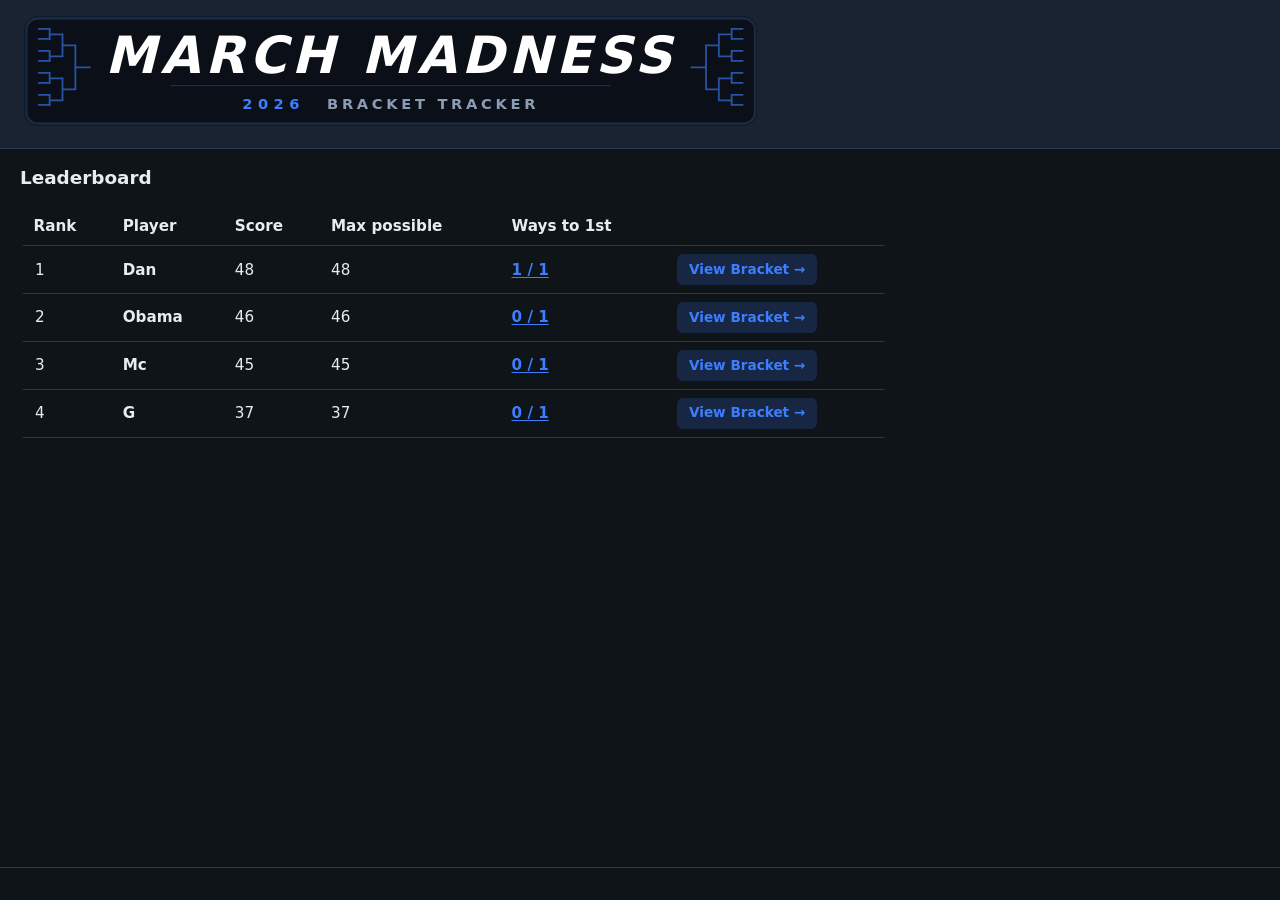
<file: index.html>
<!DOCTYPE html>
<html lang="en">
  <head>
    <meta charset="UTF-8" />
    <meta name="viewport" content="width=device-width, initial-scale=1.0" />
    <title>March Madness 2026 — Bracket Tracker</title>
    <link rel="stylesheet" href="style.css" />
  </head>
  <body>
    <header class="site-header">
      <a href="/" class="logo-link" aria-label="March Madness 2026 — Home">
        <svg class="site-logo" viewBox="0 0 800 120" xmlns="http://www.w3.org/2000/svg" role="img" aria-label="March Madness 2026 Bracket Tracker">
          <rect x="0.5" y="0.5" width="799" height="119" rx="14" fill="none" stroke="#0d1a2d" stroke-width="1"/>
          <rect x="3" y="3" width="794" height="114" rx="12" fill="#0b1018" stroke="#1c2e48" stroke-width="1.5"/>

          <g stroke="#3d7eff" stroke-width="2" fill="none" opacity="0.6" stroke-linecap="round">
            <line x1="16" y1="14" x2="28" y2="14"/><line x1="16" y1="25" x2="28" y2="25"/>
            <line x1="16" y1="38" x2="28" y2="38"/><line x1="16" y1="49" x2="28" y2="49"/>
            <line x1="16" y1="62" x2="28" y2="62"/><line x1="16" y1="73" x2="28" y2="73"/>
            <line x1="16" y1="86" x2="28" y2="86"/><line x1="16" y1="97" x2="28" y2="97"/>
            <path d="M28,14 V25 M28,20 H42"/>
            <path d="M28,38 V49 M28,44 H42"/>
            <path d="M28,62 V73 M28,68 H42"/>
            <path d="M28,86 V97 M28,92 H42"/>
            <path d="M42,20 V44 M42,32 H56"/>
            <path d="M42,68 V92 M42,80 H56"/>
            <path d="M56,32 V80 M56,56 H72"/>
          </g>

          <g stroke="#3d7eff" stroke-width="2" fill="none" opacity="0.6" stroke-linecap="round">
            <line x1="784" y1="14" x2="772" y2="14"/><line x1="784" y1="25" x2="772" y2="25"/>
            <line x1="784" y1="38" x2="772" y2="38"/><line x1="784" y1="49" x2="772" y2="49"/>
            <line x1="784" y1="62" x2="772" y2="62"/><line x1="784" y1="73" x2="772" y2="73"/>
            <line x1="784" y1="86" x2="772" y2="86"/><line x1="784" y1="97" x2="772" y2="97"/>
            <path d="M772,14 V25 M772,20 H758"/>
            <path d="M772,38 V49 M772,44 H758"/>
            <path d="M772,62 V73 M772,68 H758"/>
            <path d="M772,86 V97 M772,92 H758"/>
            <path d="M758,20 V44 M758,32 H744"/>
            <path d="M758,68 V92 M758,80 H744"/>
            <path d="M744,32 V80 M744,56 H728"/>
          </g>

          <text x="400" y="62" text-anchor="middle" font-family="'Segoe UI',system-ui,sans-serif" font-style="italic" font-size="56" font-weight="900" fill="#ffffff" letter-spacing="5">MARCH MADNESS</text>

          <line x1="160" y1="76" x2="640" y2="76" stroke="#3d7eff" stroke-width="1" opacity="0.35"/>
          <text x="400" y="102" text-anchor="middle" font-family="'Segoe UI',system-ui,sans-serif" font-size="16" letter-spacing="3">
            <tspan fill="#3d7eff" font-weight="700" letter-spacing="6">2026</tspan>
            <tspan dx="16" fill="#8b9cb3" font-weight="600" letter-spacing="4">BRACKET TRACKER</tspan>
          </text>
        </svg>
      </a>
    </header>

    <main>
      <section id="view-leaderboard" class="panel">
        <h2>Leaderboard</h2>
        <div id="leaderboard"></div>
        <div id="contested-games"></div>
      </section>

      <section id="bracket-view" class="panel" hidden>
        <div class="bracket-toolbar">
          <a id="back-to-leaderboard" class="back-link" href="#">&larr; Leaderboard</a>
          <h2 id="bracket-title">Bracket</h2>
          <div id="tab-bar" class="tab-bar" role="tablist"></div>
        </div>
        <div id="bracket-main" class="bracket-main"></div>
        <div id="first-four-host"></div>
      </section>
    </main>

    <footer class="site-footer">
    </footer>

    <div id="game-popup-overlay" class="game-popup-overlay" hidden role="dialog" aria-modal="true" aria-labelledby="game-popup-title" aria-hidden="true">
      <div class="game-popup">
        <button type="button" class="game-popup-close" aria-label="Close">&times;</button>
        <div id="game-popup-content"></div>
      </div>
    </div>

    <script src="app.js"></script>
  </body>
</html>
</file>
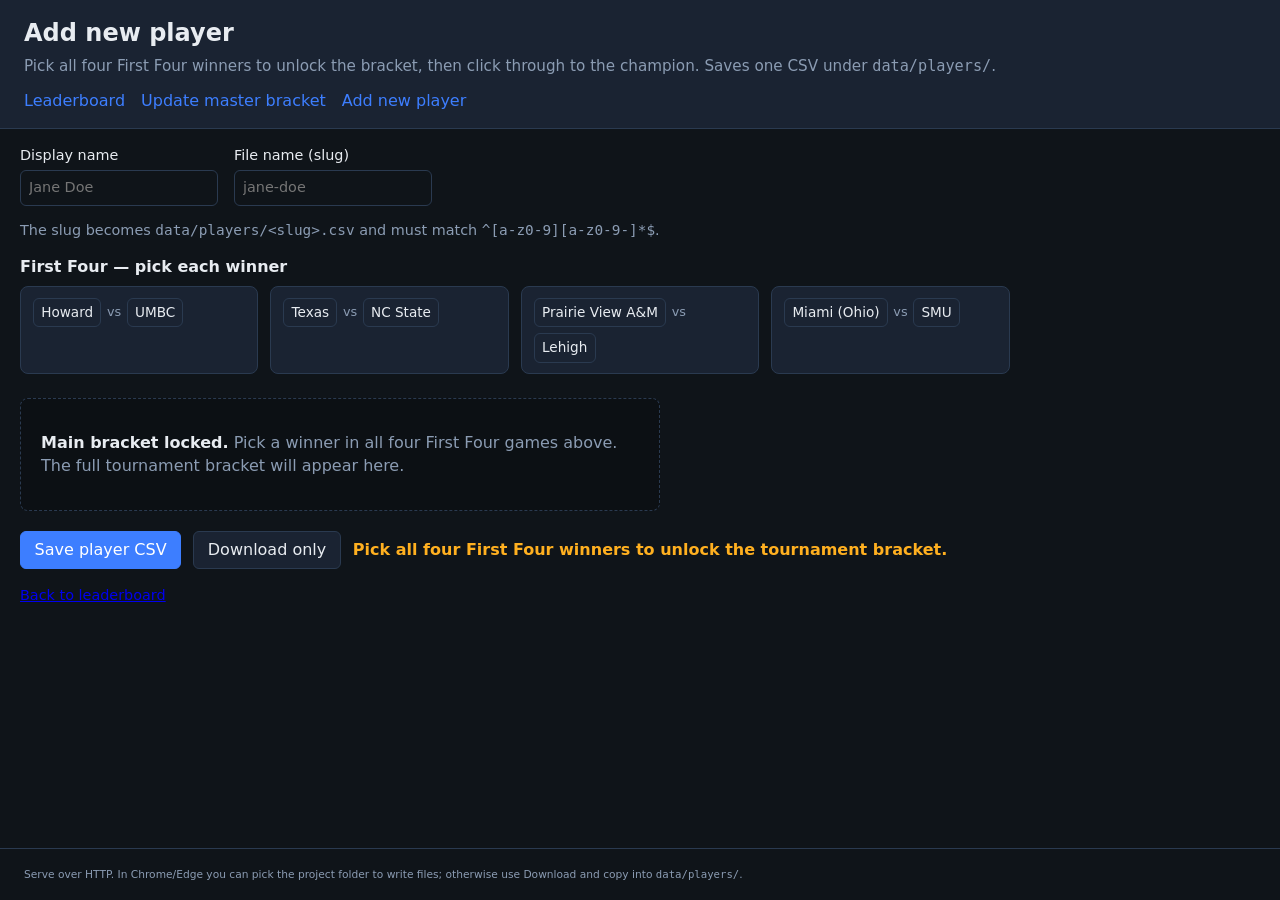
<file: add-player.html>
<!DOCTYPE html>
<html lang="en">
  <head>
    <meta charset="UTF-8" />
    <meta name="viewport" content="width=device-width, initial-scale=1.0" />
    <title>Add new player — March Madness 2026</title>
    <link rel="stylesheet" href="style.css" />
  </head>
  <body>
    <header class="site-header">
      <h1>Add new player</h1>
      <p class="tagline">Pick all four First Four winners to unlock the bracket, then click through to the champion. Saves one CSV under <code>data/players/</code>.</p>
      <nav class="site-nav">
        <a href="index.html">Leaderboard</a>
        <a href="admin.html">Update master bracket</a>
        <a href="add-player.html">Add new player</a>
      </nav>
    </header>

    <main>
      <section class="panel add-player-form">
        <div class="name-row">
          <label>
            Display name
            <input type="text" id="input-name" placeholder="Jane Doe" autocomplete="off" />
          </label>
          <label>
            File name (slug)
            <input type="text" id="input-slug" placeholder="jane-doe" autocomplete="off" pattern="[a-z0-9][a-z0-9-]*" title="Lowercase letters, numbers, hyphens" />
          </label>
        </div>
        <p class="admin-note">The slug becomes <code>data/players/&lt;slug&gt;.csv</code> and must match <code>^[a-z0-9][a-z0-9-]*$</code>.</p>
      </section>

      <div id="first-four-host"></div>
      <section id="bracket-placeholder" class="panel bracket-placeholder" aria-live="polite">
        <p>
          <strong>Main bracket locked.</strong> Pick a winner in all four First Four games above. The full tournament bracket will appear here.
        </p>
      </section>
      <div id="bracket-main" class="bracket-main" hidden></div>

      <div class="admin-bar add-player-actions">
        <button type="button" id="btn-save" class="btn btn-primary" disabled>Save player CSV</button>
        <button type="button" id="btn-download" class="btn" disabled>Download only</button>
        <span id="save-status" class="status-unsaved" aria-live="polite"></span>
      </div>
      <p class="admin-note" id="save-hint"></p>
      <p class="admin-note"><a href="index.html">Back to leaderboard</a></p>
    </main>

    <footer class="site-footer">
      <small>Serve over HTTP. In Chrome/Edge you can pick the project folder to write files; otherwise use Download and copy into <code>data/players/</code>.</small>
    </footer>

    <script src="app.js"></script>
    <script src="add-player.js"></script>
  </body>
</html>
</file>
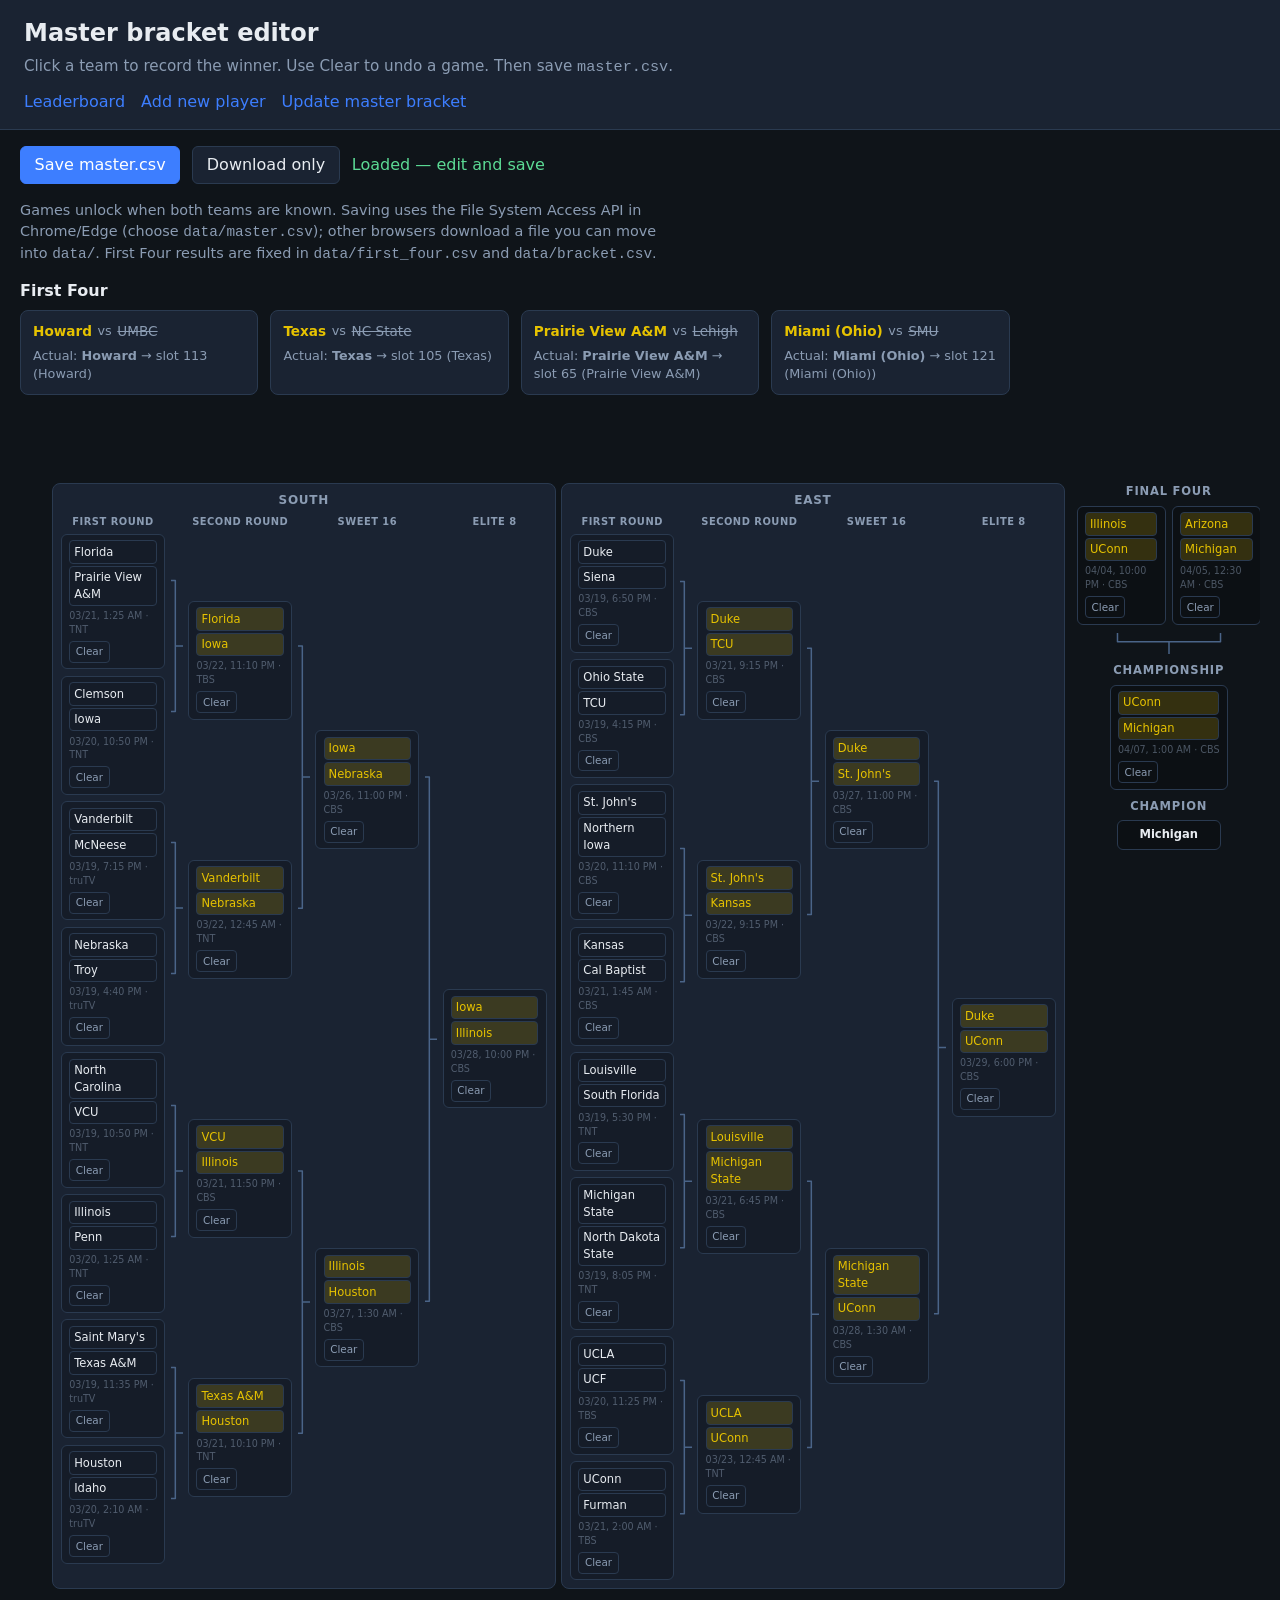
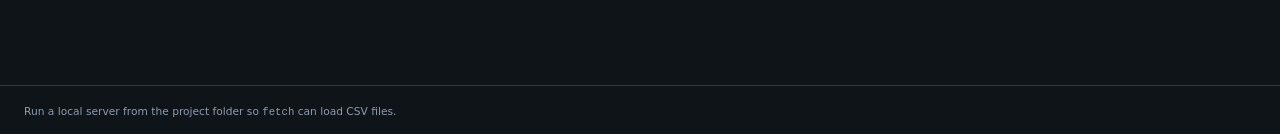
<file: admin.html>
<!DOCTYPE html>
<html lang="en">

<head>
  <meta charset="UTF-8" />
  <meta name="viewport" content="width=device-width, initial-scale=1.0" />
  <title>Update master bracket — March Madness 2026</title>
  <link rel="stylesheet" href="style.css" />
</head>

<body>
  <header class="site-header">
    <h1>Master bracket editor</h1>
    <p class="tagline">Click a team to record the winner. Use Clear to undo a game. Then save <code>master.csv</code>.
    </p>
    <nav class="site-nav">
      <a href="index.html">Leaderboard</a>
      <a href="add-player.html">Add new player</a>
      <a href="admin.html">Update master bracket</a>
    </nav>
  </header>

  <main>
    <div class="admin-bar">
      <button type="button" id="btn-save" class="btn btn-primary">Save master.csv</button>
      <button type="button" id="btn-download" class="btn">Download only</button>
      <span id="save-status" class="status-unsaved" aria-live="polite"></span>
    </div>
    <p class="admin-note">
      Games unlock when both teams are known. Saving uses the File System Access API in Chrome/Edge (choose
      <code>data/master.csv</code>); other browsers download a file you can move into <code>data/</code>.
      First Four results are fixed in <code>data/first_four.csv</code> and <code>data/bracket.csv</code>.
    </p>
    <section id="first-four-host"></section>
    <div id="bracket-main" class="bracket-main"></div>
  </main>

  <footer class="site-footer">
    <small>Run a local server from the project folder so <code>fetch</code> can load CSV files.</small>
  </footer>

  <script src="app.js"></script>
  <script src="admin.js"></script>
</body>

</html>
</file>
<file: style.css>
/* March Madness Bracket Tracker — shared styles */

:root {
  --bg: #0f1419;
  --surface: #1a2332;
  --text: #e8ecf1;
  --muted: #8b9cb3;
  --accent: #3d7eff;
  --correct: #e6c200;
  --correct-bg: rgba(230, 194, 0, 0.18);
  --wrong: #e04545;
  --wrong-bg: rgba(224, 69, 69, 0.12);
  --impossible: #c44;
  --border: #2a3a50;
  --bracket-line: #4a6488;
  --font: "Segoe UI", system-ui, sans-serif;
}

*,
*::before,
*::after {
  box-sizing: border-box;
}

body {
  margin: 0;
  font-family: var(--font);
  background: var(--bg);
  color: var(--text);
  line-height: 1.45;
  min-height: 100vh;
  display: flex;
  flex-direction: column;
}

.site-header {
  padding: 1rem 1.5rem;
  background: var(--surface);
  border-bottom: 1px solid var(--border);
}

.site-header h1 {
  margin: 0 0 0.25rem;
  font-size: 1.5rem;
}

.logo-link {
  display: inline-block;
  text-decoration: none;
}

.site-logo {
  height: 110px;
  width: auto;
  max-width: 100%;
  display: block;
}

@media (max-width: 600px) {
  .site-logo {
    height: auto;
    width: 100%;
  }
}

.tagline {
  margin: 0;
  color: var(--muted);
  font-size: 0.95rem;
}

.site-nav {
  margin-top: 0.75rem;
  display: flex;
  gap: 1rem;
}

.site-nav a {
  color: var(--accent);
  text-decoration: none;
}

.site-nav a:hover {
  text-decoration: underline;
}

main {
  flex: 1;
  padding: 1rem 1.25rem 2rem;
  max-width: 100%;
  min-width: 0;
  /* Avoid overflow-x here: paired with overflow-y it clips scaled hover transforms
     (see .bracket-main for horizontal scroll). */
}

.panel h2 {
  margin-top: 0;
  font-size: 1.15rem;
}

.hint {
  color: var(--muted);
  font-size: 0.9rem;
  margin-bottom: 1rem;
}

/* file:// / fetch failure help */
.serve-help {
  max-width: 40rem;
  padding: 1rem 1.25rem;
  background: rgba(224, 69, 69, 0.12);
  border: 1px solid var(--wrong);
  border-radius: 8px;
  font-size: 0.95rem;
}

.serve-help-title {
  margin-top: 0;
  font-size: 1.1rem;
  color: #ffb4b4;
}

.serve-help code {
  background: rgba(0, 0, 0, 0.35);
  padding: 0.1rem 0.35rem;
  border-radius: 4px;
  font-size: 0.9em;
}

.serve-help-cmd {
  padding: 0.65rem 0.85rem;
  background: #0a0e14;
  border-radius: 6px;
  overflow-x: auto;
  border: 1px solid var(--border);
}

.serve-help-detail {
  font-size: 0.85rem;
  color: #ff9e9e;
}

.serve-help a {
  color: var(--accent);
}

.serve-help-note {
  color: var(--muted);
  font-size: 0.88rem;
}

/* Leaderboard */

.leaderboard {
  width: 100%;
  max-width: 54rem;
  border-collapse: collapse;
  font-size: 0.95rem;
}

.leaderboard th,
.leaderboard td {
  padding: 0.5rem 0.75rem;
  text-align: left;
  border-bottom: 1px solid var(--border);
}

.leaderboard tbody tr {
  cursor: pointer;
  transition: background 0.15s, border-color 0.15s;
  border-left: 3px solid transparent;
}

.leaderboard tbody tr:hover {
  background: rgba(61, 126, 255, 0.15);
  border-left-color: var(--accent);
}

.leaderboard tbody tr:hover .view-bracket-btn {
  background: var(--accent);
  color: #fff;
}

.leaderboard tbody tr:focus {
  outline: 2px solid var(--accent);
  outline-offset: -2px;
}

.view-bracket-btn {
  display: inline-block;
  padding: 0.35rem 0.75rem;
  font-size: 0.85rem;
  font-weight: 600;
  border-radius: 6px;
  background: rgba(61, 126, 255, 0.18);
  color: var(--accent);
  white-space: nowrap;
  transition: background 0.15s, color 0.15s;
}

.leaderboard-empty {
  max-width: 36rem;
  padding: 1rem 0;
  line-height: 1.5;
}

.leaderboard-empty a {
  color: var(--accent);
  font-weight: 600;
}

.player-name {
  font-weight: 600;
}

/* Contested upcoming games */

.contested-section {
  margin-top: 2rem;
  max-width: 42rem;
}

.contested-section h3 {
  font-size: 1.05rem;
  margin: 0 0 0.25rem;
}

.contested-card {
  background: var(--surface);
  border: 1px solid var(--border);
  border-radius: 8px;
  padding: 0.75rem 1rem;
  margin-bottom: 0.75rem;
  transition: border-color 0.2s ease, box-shadow 0.2s ease;
}

.contested-card.contested-card-live {
  border-color: var(--accent);
  animation: live-game-glow 2.2s ease-in-out infinite;
}

.contested-time.contested-time-live {
  color: var(--accent);
  font-weight: 600;
}

.contested-header {
  display: flex;
  align-items: center;
  gap: 0.75rem;
  margin-bottom: 0.5rem;
}

.contested-round {
  font-size: 0.75rem;
  font-weight: 700;
  text-transform: uppercase;
  letter-spacing: 0.05em;
  color: var(--accent);
  white-space: nowrap;
}

.contested-matchup {
  font-weight: 600;
  font-size: 0.95rem;
}

.contested-time {
  font-size: 0.82rem;
  color: var(--muted);
  margin-bottom: 0.5rem;
}

.contested-picks {
  display: flex;
  gap: 1rem;
  flex-wrap: wrap;
}

.contested-pick-group {
  flex: 1;
  min-width: 8rem;
  padding: 0.5rem 0.65rem;
  background: rgba(0, 0, 0, 0.2);
  border-radius: 6px;
  border: 1px solid var(--border);
}

.contested-pick-group.busted {
  opacity: 0.5;
  border-style: dashed;
}

.contested-team-label {
  font-weight: 600;
  font-size: 0.85rem;
  margin-bottom: 0.25rem;
  color: var(--correct);
}

.contested-pick-group.busted .contested-team-label {
  color: var(--muted);
  text-decoration: line-through;
}

.contested-players {
  font-size: 0.85rem;
  color: var(--muted);
}

/* Bracket toolbar */

.bracket-toolbar {
  display: flex;
  flex-wrap: wrap;
  align-items: center;
  gap: 0.75rem 1rem;
  margin-bottom: 1rem;
}

.back-link {
  font-size: 0.9rem;
  color: var(--accent);
  text-decoration: none;
  flex: 0 0 auto;
}

.back-link:hover {
  text-decoration: underline;
}

.bracket-toolbar h2 {
  margin: 0;
  flex: 1 1 auto;
  min-width: 8rem;
}

.btn {
  font: inherit;
  padding: 0.4rem 0.85rem;
  border-radius: 6px;
  border: 1px solid var(--border);
  background: var(--surface);
  color: var(--text);
  cursor: pointer;
}

.btn:hover {
  border-color: var(--accent);
}

.btn-primary {
  background: var(--accent);
  border-color: var(--accent);
  color: #fff;
}

.tab-bar {
  display: flex;
  flex-wrap: wrap;
  gap: 0.35rem;
}

.tab {
  font: inherit;
  font-size: 0.85rem;
  padding: 0.35rem 0.65rem;
  border-radius: 6px;
  border: 1px solid var(--border);
  background: var(--bg);
  color: var(--text);
  cursor: pointer;
}

.tab:hover {
  border-color: var(--accent);
}

.tab.active {
  border-color: var(--accent);
  background: rgba(61, 126, 255, 0.2);
}

/* First Four */

.first-four {
  margin-bottom: 1.5rem;
}

.first-four h2 {
  font-size: 1rem;
  margin-bottom: 0.5rem;
}

.first-four-grid {
  display: grid;
  grid-template-columns: repeat(auto-fill, minmax(220px, 1fr));
  gap: 0.75rem;
}

.ff-game {
  background: var(--surface);
  border: 1px solid var(--border);
  border-radius: 8px;
  padding: 0.65rem 0.75rem;
  font-size: 0.85rem;
}

.ff-teams {
  display: flex;
  align-items: center;
  gap: 0.35rem;
  flex-wrap: wrap;
}

.ff-teams .vs {
  color: var(--muted);
  font-size: 0.8rem;
}

.ff-win {
  color: var(--correct);
  font-weight: 600;
}

.ff-loss {
  color: var(--muted);
  text-decoration: line-through;
}

.ff-to {
  margin-top: 0.35rem;
  color: var(--muted);
  font-size: 0.8rem;
}

.ff-your-pick {
  margin-top: 0.35rem;
  font-size: 0.8rem;
  padding: 0.2rem 0.35rem;
  border-radius: 4px;
}

.ff-pick-correct {
  background: var(--correct-bg);
  color: var(--correct);
  font-weight: 600;
}

.ff-pick-wrong {
  background: var(--wrong-bg);
  color: #ff8a8a;
  text-decoration: line-through;
}

/* Add player — interactive First Four */
.ff-picker-row {
  flex-wrap: wrap;
}

.ff-pick-btn {
  font: inherit;
  font-size: 0.85rem;
  padding: 0.25rem 0.45rem;
  border-radius: 6px;
  border: 1px solid var(--border);
  background: var(--surface);
  color: var(--text);
  cursor: pointer;
  text-align: left;
}

.ff-pick-btn:hover {
  border-color: var(--accent);
}

.ff-pick-btn.ff-picked {
  border-color: var(--correct);
  background: var(--correct-bg);
  color: var(--correct);
  font-weight: 700;
}

.add-player-form .name-row {
  display: flex;
  flex-wrap: wrap;
  gap: 1rem;
  align-items: flex-end;
  margin-bottom: 0.75rem;
}

.add-player-form label {
  display: flex;
  flex-direction: column;
  gap: 0.25rem;
  font-size: 0.9rem;
}

.add-player-form input[type='text'] {
  font: inherit;
  padding: 0.4rem 0.5rem;
  min-width: 12rem;
  border-radius: 6px;
  border: 1px solid var(--border);
  background: var(--bg);
  color: var(--text);
}

.add-player-actions {
  margin-top: 1.25rem;
}

/* Bracket shell */

.bracket-shell {
  display: flex;
  flex-direction: row;
  align-items: flex-start;
  gap: 0.5rem;
  min-width: min-content;
}

.bracket-left,
.bracket-right {
  display: flex;
  flex-direction: row;
  gap: 0.35rem;
}

.bracket-center {
  display: flex;
  flex-direction: column;
  align-items: center;
  gap: 0.5rem;
  min-width: 12rem;
  padding: 0 0.25rem;
}

.region {
  display: flex;
  flex-direction: column;
  gap: 0.35rem;
  background: var(--surface);
  border: 1px solid var(--border);
  border-radius: 8px;
  padding: 0.5rem;
}

.region-title {
  font-size: 0.75rem;
  font-weight: 700;
  text-transform: uppercase;
  letter-spacing: 0.06em;
  color: var(--muted);
  text-align: center;
}

.region-body {
  display: flex;
  flex-direction: row;
  gap: 0.35rem;
}

.region-rtl .region-body {
  flex-direction: row;
}

.round-wrap {
  display: flex;
  flex-direction: column;
  min-height: 0;
  flex: 0 1 auto;
}

.round-label {
  font-size: 0.62rem;
  font-weight: 700;
  text-transform: uppercase;
  letter-spacing: 0.05em;
  color: var(--muted);
  text-align: center;
  padding-bottom: 0.25rem;
  white-space: nowrap;
  transition: transform 0.15s ease, color 0.15s ease;
  position: relative;
}

.round-label:hover {
  transform: scale(1.5);
  z-index: 10;
  color: var(--text);
}

.round-col {
  flex: 1;
  display: flex;
  flex-direction: column;
  justify-content: space-around;
  gap: 0.4rem;
  min-height: 0;
}

/* Lines between rounds (pairwise merge into next column) */
.bracket-gutter {
  display: flex;
  flex-direction: column;
  align-self: stretch;
  flex: 0 0 12px;
  width: 12px;
  min-width: 12px;
  max-width: 12px;
  color: var(--bracket-line);
}

.bracket-gutter__cell {
  flex: 1;
  min-height: 2rem;
  position: relative;
}

.bracket-gutter__svg {
  display: block;
  width: 100%;
  height: 100%;
}

.bracket-gutter--rtl .bracket-gutter__svg {
  transform: scaleX(-1);
}

/* Matchup */

.matchup {
  border: 1px solid var(--border);
  border-radius: 6px;
  padding: 0.35rem 0.45rem;
  font-size: 0.72rem;
  min-width: 6.5rem;
  flex: 0 0 auto;
  align-self: stretch;
  background: rgba(0, 0, 0, 0.2);
  transition: transform 0.15s ease, box-shadow 0.15s ease, border-color 0.15s ease;
  position: relative;
}

/* Bracket view (non-interactive): click opens game detail popup */
.matchup.matchup-detailable {
  cursor: pointer;
}

.matchup:hover {
  transform: scale(2);
  z-index: 10;
  box-shadow: 0 8px 32px rgba(0, 0, 0, 0.6);
  border-color: var(--accent);
  background: var(--surface);
}

.team-line {
  padding: 0.15rem 0.25rem;
  border-radius: 4px;
  border: 1px solid var(--border);
  margin-bottom: 2px;
}

.team-line.is-pick {
  padding: 0.15rem 0.25rem;
}

.pick-correct {
  background: var(--correct-bg);
  color: var(--correct);
}

.team-line.pick-wrong,
.team-line.is-pick.pick-wrong {
  color: var(--text);
  text-decoration: line-through !important;
  text-decoration-color: var(--wrong) !important;
  text-decoration-thickness: 2.0px !important;
  background: transparent;
  opacity: 1;
}

.pick-impossible {
  color: #ff6b6b;
  text-decoration: line-through;
  text-decoration-thickness: 2.0px;
  opacity: 0.95;
}

.pick-pending {
  color: var(--text);
}

.team-out {
  color: var(--text);
  text-decoration: line-through;
  text-decoration-color: var(--wrong);
  text-decoration-thickness: 2.0px;
}

.team-unknown {
  color: var(--muted);
  font-style: italic;
}

.matchup-time {
  margin-top: 0.2rem;
  font-size: 0.6rem;
  color: var(--accent);
  opacity: 0.8;
}

.matchup-time.played {
  color: var(--muted);
  opacity: 0.5;
}

.matchup-time.matchup-time-live {
  color: var(--accent);
  opacity: 1;
  font-weight: 600;
  animation: live-time-shimmer 2.5s ease-in-out infinite;
}

.matchup.matchup-live {
  border-color: rgba(61, 126, 255, 0.85);
  z-index: 2;
  animation: live-game-glow 2.2s ease-in-out infinite;
}

.matchup.matchup-live:hover {
  border-color: var(--accent);
}

@keyframes live-game-glow {
  0%,
  100% {
    box-shadow:
      0 0 6px rgba(61, 126, 255, 0.35),
      0 0 14px rgba(61, 126, 255, 0.2),
      inset 0 0 0 1px rgba(61, 126, 255, 0.15);
  }
  50% {
    box-shadow:
      0 0 14px rgba(100, 180, 255, 0.65),
      0 0 28px rgba(61, 126, 255, 0.45),
      inset 0 0 0 1px rgba(120, 190, 255, 0.35);
  }
}

@keyframes live-time-shimmer {
  0%,
  100% {
    opacity: 1;
    filter: brightness(1);
  }
  50% {
    opacity: 0.92;
    filter: brightness(1.15);
  }
}

@media (prefers-reduced-motion: reduce) {
  .matchup.matchup-live,
  .contested-card.contested-card-live {
    animation: none;
    box-shadow: 0 0 12px rgba(61, 126, 255, 0.45);
  }

  .matchup-time.matchup-time-live {
    animation: none;
  }
}

.matchup-meta {
  margin-top: 0.25rem;
  font-size: 0.65rem;
  color: var(--muted);
}

.team-line.clickable {
  cursor: pointer;
}

.team-line.clickable:hover {
  background: rgba(61, 126, 255, 0.25);
}

.btn-clear {
  margin-top: 0.25rem;
  font: inherit;
  font-size: 0.65rem;
  padding: 0.15rem 0.35rem;
  border-radius: 4px;
  border: 1px solid var(--border);
  background: transparent;
  color: var(--muted);
  cursor: pointer;
}

.btn-clear:hover {
  color: var(--wrong);
  border-color: var(--wrong);
}

/* Center column: Final Four → Championship */
.final-four-center {
  display: flex;
  flex-direction: column;
  align-items: stretch;
  gap: 0.5rem;
  width: 100%;
  max-width: 22rem;
}

.final-four-center .center-round-group {
  display: flex;
  flex-direction: column;
  align-items: center;
  gap: 0.35rem;
}

.final-four-center .center-round-label {
  font-size: 0.72rem;
  font-weight: 700;
  text-transform: uppercase;
  letter-spacing: 0.07em;
  color: var(--muted);
  text-align: center;
  width: 100%;
  white-space: nowrap;
  transition: transform 0.15s ease, color 0.15s ease;
  position: relative;
}

.final-four-center .center-round-label:hover {
  transform: scale(1.5);
  z-index: 10;
  color: var(--text);
}

.final-four-center .ff-row {
  display: flex;
  flex-direction: row;
  justify-content: center;
  gap: 0.35rem;
  flex-wrap: wrap;
  width: 100%;
}

.final-four-center .ff-row.semis,
.final-four-center .ff-row.champ {
  margin-top: 0;
}

/* Two semis side-by-side so merge lines match the connector below */
.final-four-center .ff-row.semis .round-col {
  flex-direction: row;
  flex: 0 1 auto;
  align-items: stretch;
}

.final-four-center .ff-row.semis .matchup {
  flex: 1 1 0;
  min-width: 0;
}

.bracket-join-semis-champ {
  width: min(100%, 14rem);
  height: 1.35rem;
  flex-shrink: 0;
  align-self: center;
  color: var(--bracket-line);
}

.bracket-join-semis-champ__svg {
  display: block;
  width: 100%;
  height: 100%;
}

.champion-box {
  border: 1px solid var(--border);
  border-radius: 6px;
  padding: 0.35rem 0.45rem;
  font-size: 0.72rem;
  min-width: 6.5rem;
  background: rgba(0, 0, 0, 0.2);
  text-align: center;
  color: var(--muted);
  transition: transform 0.15s ease, box-shadow 0.15s ease, border-color 0.15s ease;
  position: relative;
}

.champion-box:hover {
  transform: scale(2);
  z-index: 10;
  box-shadow: 0 8px 32px rgba(0, 0, 0, 0.6);
  border-color: var(--accent);
  background: var(--surface);
}

.champion-box.has-winner {
  color: var(--text);
  font-weight: 600;
}

.bracket-placeholder {
  max-width: 40rem;
  padding: 1rem 1.25rem;
  margin-bottom: 1rem;
  border: 1px dashed var(--border);
  border-radius: 8px;
  background: rgba(0, 0, 0, 0.2);
  color: var(--muted);
}

.bracket-placeholder strong {
  color: var(--text);
}

.bracket-main {
  overflow-x: auto;
  /* Inset so transform: scale(2) on matchups isn’t clipped by this scrollport
     (overflow-x: auto forces overflow-y to scroll, which clips vertically). */
  padding: 4rem 2rem 4rem 2rem;
}

/* Admin */

.admin-bar {
  display: flex;
  flex-wrap: wrap;
  align-items: center;
  gap: 0.75rem;
  margin-bottom: 1rem;
}

.status-unsaved {
  color: #ffb020;
  font-weight: 600;
}

.status-saved {
  color: #5cdb95;
}

.admin-note {
  color: var(--muted);
  font-size: 0.9rem;
  max-width: 40rem;
}

.site-footer {
  padding: 1rem 1.5rem;
  border-top: 1px solid var(--border);
  color: var(--muted);
  font-size: 0.8rem;
}

/* Game detail popup (bracket view) */

.game-popup-overlay {
  position: fixed;
  inset: 0;
  z-index: 100;
  display: flex;
  align-items: center;
  justify-content: center;
  padding: 1rem;
  background: rgba(0, 0, 0, 0.55);
  opacity: 0;
  visibility: hidden;
  transition: opacity 0.2s ease, visibility 0.2s ease;
}

.game-popup-overlay[hidden] {
  display: none !important;
}

.game-popup-overlay.game-popup-overlay--open:not([hidden]) {
  opacity: 1;
  visibility: visible;
}

.game-popup {
  position: relative;
  width: 100%;
  max-width: 28rem;
  max-height: min(85vh, 36rem);
  overflow: auto;
  padding: 1.25rem 1.35rem 1.35rem;
  background: var(--surface);
  border: 1px solid var(--border);
  border-radius: 10px;
  box-shadow: 0 16px 48px rgba(0, 0, 0, 0.55);
  transform: scale(0.97);
  transition: transform 0.2s ease;
}

.game-popup-overlay--open .game-popup {
  transform: scale(1);
}

.game-popup-close {
  position: absolute;
  top: 0.5rem;
  right: 0.5rem;
  font: inherit;
  font-size: 1.5rem;
  line-height: 1;
  padding: 0.2rem 0.45rem;
  border: none;
  border-radius: 6px;
  background: transparent;
  color: var(--muted);
  cursor: pointer;
}

.game-popup-close:hover {
  color: var(--text);
  background: rgba(0, 0, 0, 0.25);
}

.game-popup-header {
  margin-bottom: 0.75rem;
  padding-right: 2rem;
}

.game-popup-title {
  margin: 0 0 0.25rem;
  font-size: 1.05rem;
  color: var(--text);
}

.game-popup-sub {
  margin: 0;
  font-size: 0.85rem;
  color: var(--muted);
}

.game-popup-pos {
  font-size: 0.78rem;
  color: var(--accent);
  font-weight: 600;
  letter-spacing: 0.04em;
  text-transform: uppercase;
  margin-bottom: 0.35rem;
}

.game-popup-matchup {
  display: flex;
  align-items: center;
  justify-content: center;
  gap: 0.65rem;
  flex-wrap: wrap;
  padding: 0.75rem 0.5rem;
  margin-bottom: 1rem;
  background: rgba(0, 0, 0, 0.2);
  border-radius: 8px;
  border: 1px solid var(--border);
}

.game-popup-team {
  font-weight: 700;
  font-size: 1rem;
  text-align: center;
}

.game-popup-vs {
  color: var(--muted);
  font-size: 0.85rem;
  font-weight: 600;
}

.game-popup-result {
  width: 100%;
  text-align: center;
  margin-top: 0.5rem;
  font-size: 0.88rem;
  color: var(--muted);
}

.game-popup-result strong {
  color: var(--correct);
}

.game-popup-picks-title {
  margin: 0 0 0.5rem;
  font-size: 0.82rem;
  font-weight: 700;
  text-transform: uppercase;
  letter-spacing: 0.06em;
  color: var(--muted);
}

.game-popup-table {
  width: 100%;
  border-collapse: collapse;
  font-size: 0.88rem;
}

.game-popup-table th,
.game-popup-table td {
  padding: 0.45rem 0.5rem;
  text-align: left;
  border-bottom: 1px solid var(--border);
  vertical-align: top;
}

.game-popup-table th {
  color: var(--muted);
  font-weight: 600;
  font-size: 0.78rem;
  text-transform: uppercase;
  letter-spacing: 0.04em;
}

.game-popup-table tbody tr:last-child td {
  border-bottom: none;
}

.game-popup-status {
  display: inline-block;
  padding: 0.12rem 0.4rem;
  border-radius: 4px;
  font-size: 0.78rem;
  font-weight: 600;
}

.game-popup-status--correct {
  background: var(--correct-bg);
  color: var(--correct);
}

.game-popup-status--wrong {
  background: var(--wrong-bg);
  color: #ff8a8a;
}

.game-popup-status--impossible {
  color: #ff6b6b;
  font-weight: 600;
}

.game-popup-status--pending {
  color: var(--text);
}

.game-popup-status--empty {
  color: var(--muted);
  font-style: italic;
}

.game-popup-status--actual {
  color: var(--accent);
  font-weight: 600;
}

/* Ways to 1st column */

.ways-to-first-cell {
  white-space: nowrap;
}

.ways-to-first-link {
  color: var(--accent);
  text-decoration: underline;
  text-underline-offset: 2px;
  cursor: pointer;
  font-weight: 600;
  transition: opacity 0.15s;
}

.ways-to-first-link:hover {
  opacity: 0.8;
}

.ways-to-first-zero {
  color: var(--accent);
  text-decoration: underline;
  text-underline-offset: 2px;
  cursor: pointer;
  font-weight: 600;
  transition: opacity 0.15s;
}

.ways-to-first-zero:hover {
  opacity: 0.8;
}

/* Scenario popup */

.scenario-sample-note {
  margin: 0 0 0.75rem;
  font-size: 0.82rem;
  color: var(--muted);
}

.scenario-scroll {
  max-height: min(55vh, 26rem);
  overflow-y: auto;
  display: flex;
  flex-direction: column;
  gap: 0.65rem;
  padding-right: 0.25rem;
}

.scenario-card {
  border: 1px solid var(--border);
  border-radius: 8px;
  padding: 0.6rem 0.75rem;
  background: rgba(255, 255, 255, 0.03);
}

.scenario-card-header {
  display: flex;
  flex-wrap: wrap;
  justify-content: space-between;
  align-items: baseline;
  gap: 0.15rem 0.75rem;
  margin-bottom: 0.4rem;
}

.scenario-card-label {
  font-weight: 700;
  font-size: 0.82rem;
  color: var(--text);
}

.scenario-card-scores {
  font-size: 0.78rem;
  color: var(--muted);
}

.scenario-score-self {
  font-weight: 700;
  color: var(--accent);
}

.scenario-score-other {
  font-weight: 400;
}

.scenario-outcomes {
  display: flex;
  flex-direction: column;
  gap: 0.2rem;
}

.scenario-outcome-item {
  display: flex;
  gap: 0.6rem;
  font-size: 0.82rem;
  line-height: 1.4;
  align-items: baseline;
}

.scenario-outcome-round {
  flex-shrink: 0;
  width: 6.5rem;
  color: var(--muted);
  font-size: 0.78rem;
}

.scenario-outcome-matchup {
  color: var(--text);
}

.scenario-outcome-matchup strong {
  color: var(--correct, #4caf50);
}

@media (max-width: 1100px) {
  .bracket-shell {
    flex-direction: column;
  }

  .bracket-left,
  .bracket-right {
    flex-wrap: wrap;
    justify-content: center;
  }
}
</file>
